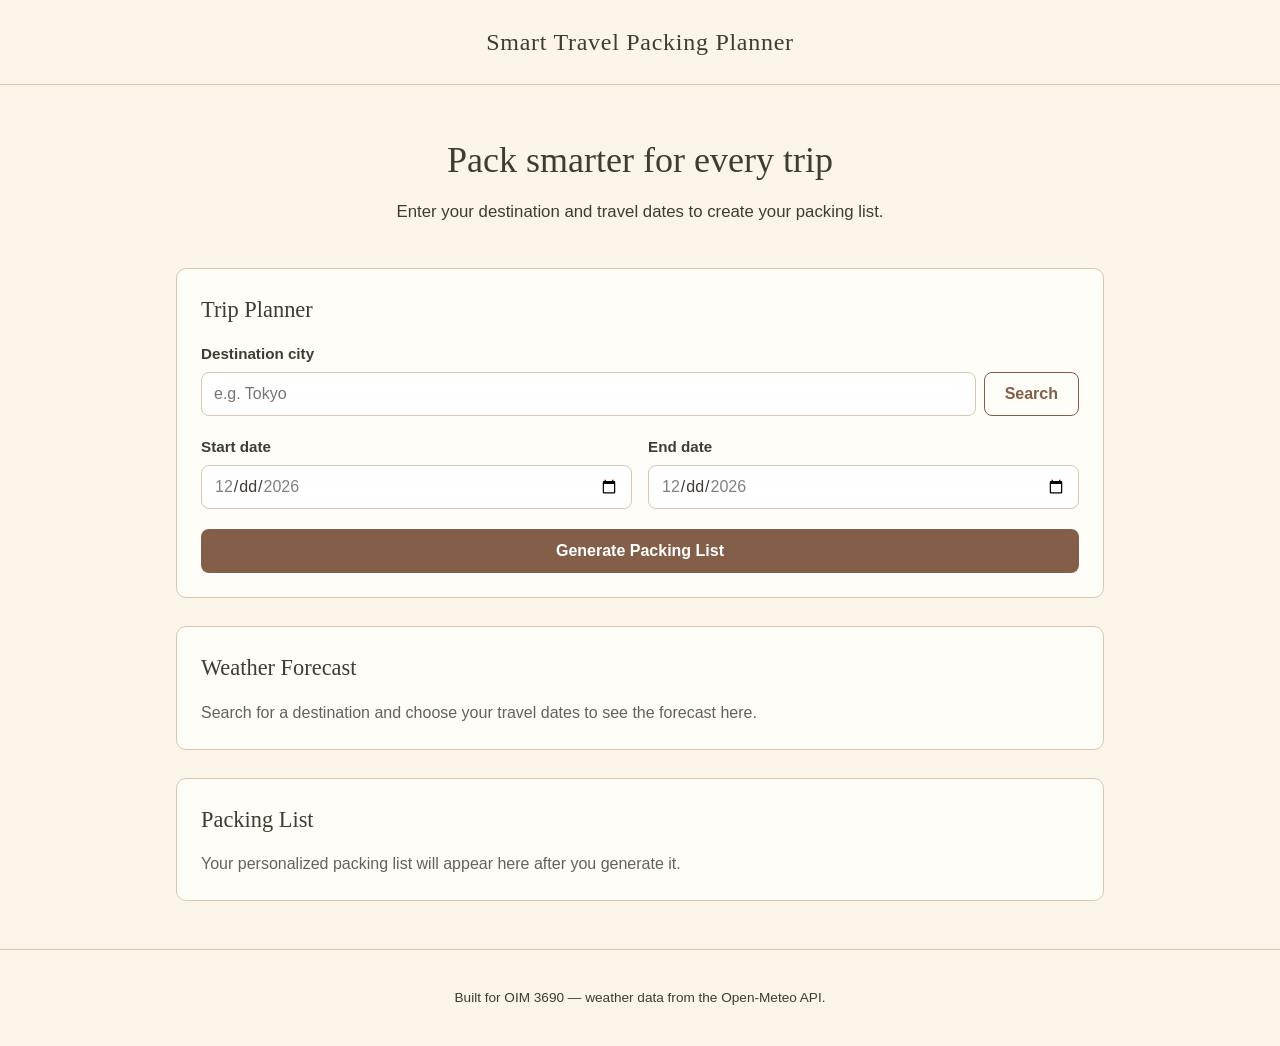
<file: index.html>
<!DOCTYPE html>
<html lang="en">
<head>
  <meta charset="UTF-8" />
  <meta name="viewport" content="width=device-width, initial-scale=1.0" />
  <title>Smart Travel Packing Planner</title>
  <link rel="stylesheet" href="css/styles.css" />
</head>
<body>
  <header class="site-header">
    <p class="wordmark">Smart Travel Packing Planner</p>
  </header>

  <main class="page">
    <section class="hero">
      <h1>Pack smarter for every trip</h1>
      <p class="hero-subtitle">
        Enter your destination and travel dates to create your packing list.
      </p>
    </section>

    <!-- Trip Planner Form: destination search + travel dates -->
    <section class="card" aria-labelledby="planner-heading">
      <h2 id="planner-heading">Trip Planner</h2>

      <form id="planner-form" novalidate>
        <div class="field">
          <label for="city-input">Destination city</label>
          <div class="search-row">
            <input
              type="text"
              id="city-input"
              name="city"
              placeholder="e.g. Tokyo"
              autocomplete="off"
            />
            <button type="button" id="search-button" class="btn btn-secondary">
              Search
            </button>
          </div>

          <!-- Loading / no-results / error messages for the city search -->
          <p id="city-search-status" class="status-message" role="status" aria-live="polite"></p>

          <ul id="city-results" class="city-results" hidden></ul>

          <p id="selected-city" class="selected-city" aria-live="polite"></p>
        </div>

        <div class="field-group">
          <div class="field">
            <label for="start-date">Start date</label>
            <input type="date" id="start-date" name="start-date" />
          </div>
          <div class="field">
            <label for="end-date">End date</label>
            <input type="date" id="end-date" name="end-date" />
          </div>
        </div>

        <!-- Invalid input / form-level messages -->
        <p id="form-message" class="status-message" role="alert" aria-live="assertive"></p>

        <button type="submit" class="btn btn-primary">Generate Packing List</button>
      </form>
    </section>

    <!-- Weather results section -->
    <section class="card" id="weather-section" aria-labelledby="weather-heading">
      <h2 id="weather-heading">Weather Forecast</h2>
      <div id="weather-content" aria-live="polite">
        <p class="placeholder-text">
          Search for a destination and choose your travel dates to see the forecast here.
        </p>
      </div>
    </section>

    <!-- Packing recommendations section -->
    <section class="card" id="packing-section" aria-labelledby="packing-heading">
      <h2 id="packing-heading">Packing List</h2>
      <div id="packing-content" aria-live="polite">
        <p class="placeholder-text">
          Your personalized packing list will appear here after you generate it.
        </p>
      </div>
    </section>
  </main>

  <footer class="site-footer">
    <p>Built for OIM 3690 &mdash; weather data from the Open-Meteo API.</p>
  </footer>

  <script src="js/script.js"></script>
</body>
</html>
</file>
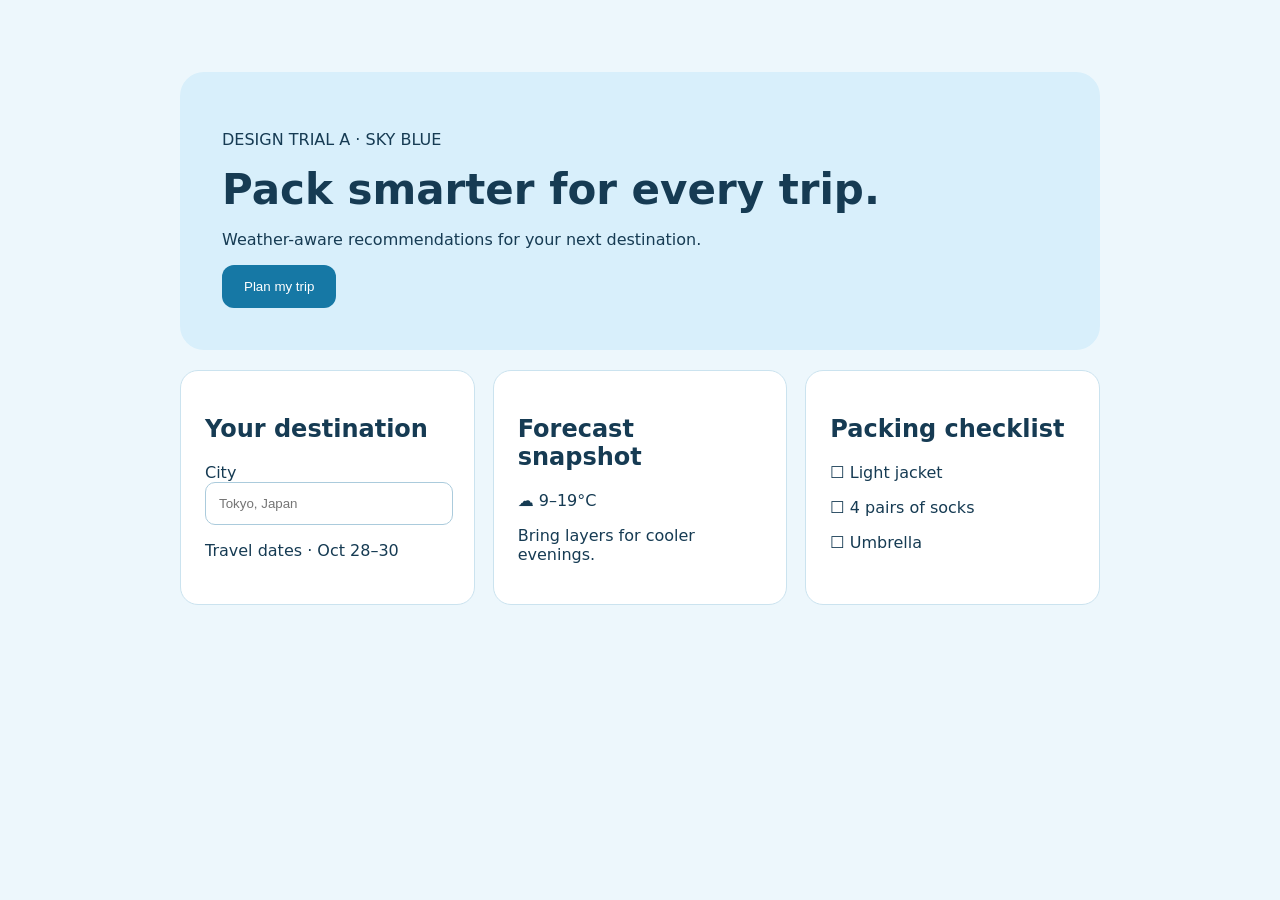
<file: design-trials/sky-blue.html>
<!doctype html><html lang="en"><meta charset="utf-8"><meta name="viewport" content="width=device-width,initial-scale=1"><title>Sky Blue Design Trial</title><style>body{margin:0;background:#edf7fc;color:#163b53;font:16px system-ui}main{max-width:920px;margin:48px auto;padding:24px}header{background:#d8effb;border-radius:24px;padding:42px}h1{font-size:42px;margin:0 0 12px}.grid{display:grid;grid-template-columns:repeat(auto-fit,minmax(240px,1fr));gap:18px;margin-top:20px}.card{background:white;border:1px solid #cbe3ef;border-radius:18px;padding:24px}button{background:#1678a5;color:white;border:0;border-radius:12px;padding:14px 22px}input{padding:13px;border:1px solid #abcbdc;border-radius:10px;width:90%}</style><main><header><p>DESIGN TRIAL A · SKY BLUE</p><h1>Pack smarter for every trip.</h1><p>Weather-aware recommendations for your next destination.</p><button>Plan my trip</button></header><section class="grid"><div class="card"><h2>Your destination</h2><label>City<input placeholder="Tokyo, Japan"></label><p>Travel dates · Oct 28–30</p></div><div class="card"><h2>Forecast snapshot</h2><p>☁️ 9–19°C</p><p>Bring layers for cooler evenings.</p></div><div class="card"><h2>Packing checklist</h2><p>☐ Light jacket</p><p>☐ 4 pairs of socks</p><p>☐ Umbrella</p></div></section></main></html>
</file>
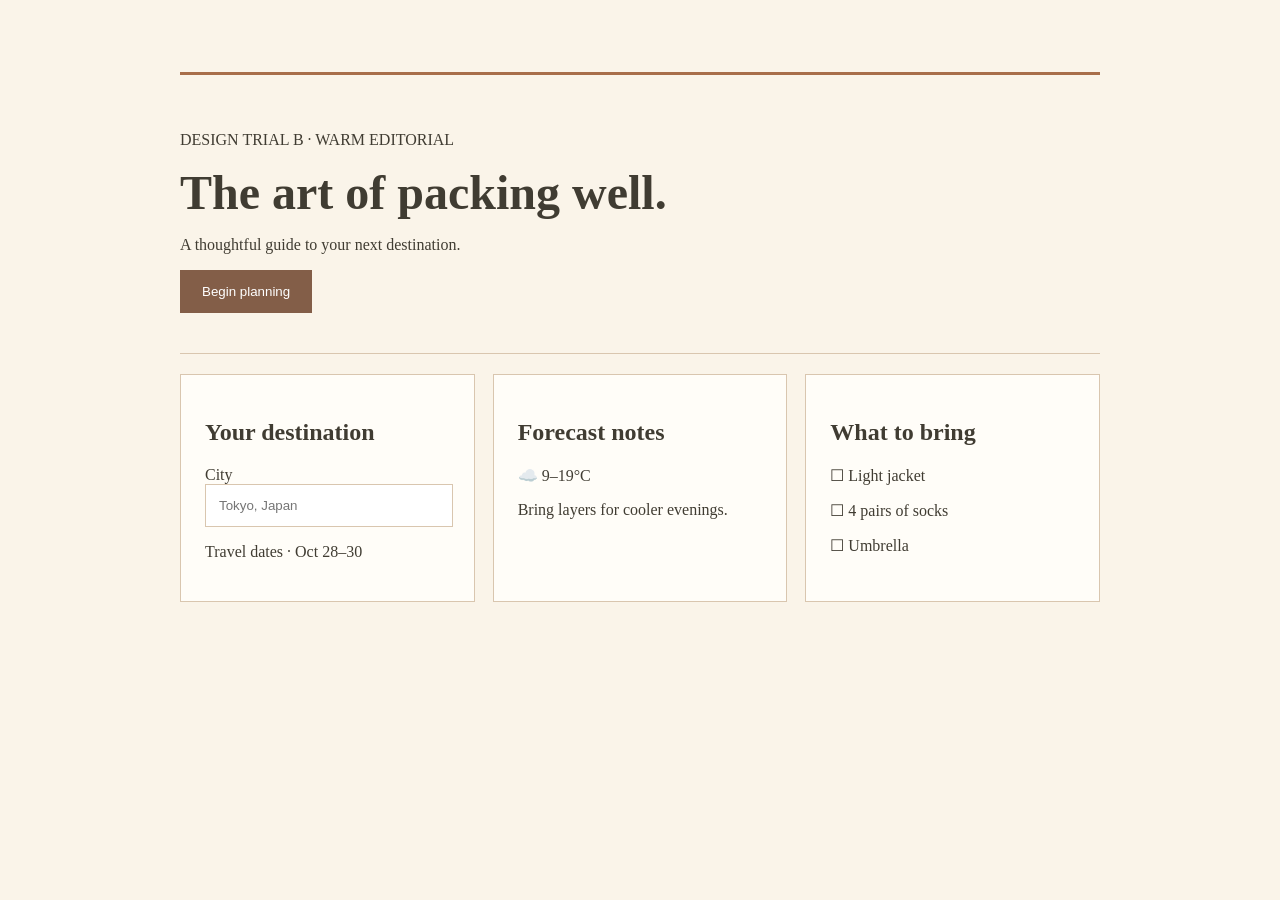
<file: design-trials/warm-editorial.html>
<!doctype html><html lang="en"><meta charset="utf-8"><meta name="viewport" content="width=device-width,initial-scale=1"><title>Warm Editorial Design Trial</title><style>body{margin:0;background:#faf4e9;color:#403c32;font:16px Georgia,serif}main{max-width:920px;margin:48px auto;padding:24px}header{border-top:3px solid #a86e4a;border-bottom:1px solid #d9c6af;padding:40px 0}h1{font-size:48px;margin:0 0 12px}.grid{display:grid;grid-template-columns:repeat(auto-fit,minmax(240px,1fr));gap:18px;margin-top:20px}.card{background:#fffdf8;border:1px solid #d9c6af;padding:24px}button{background:#835e48;color:white;border:0;padding:14px 22px}input{padding:13px;border:1px solid #d9c6af;width:90%}</style><main><header><p>DESIGN TRIAL B · WARM EDITORIAL</p><h1>The art of packing well.</h1><p>A thoughtful guide to your next destination.</p><button>Begin planning</button></header><section class="grid"><div class="card"><h2>Your destination</h2><label>City<input placeholder="Tokyo, Japan"></label><p>Travel dates · Oct 28–30</p></div><div class="card"><h2>Forecast notes</h2><p>☁️ 9–19°C</p><p>Bring layers for cooler evenings.</p></div><div class="card"><h2>What to bring</h2><p>☐ Light jacket</p><p>☐ 4 pairs of socks</p><p>☐ Umbrella</p></div></section></main></html>
</file>
<file: css/styles.css>
/* ==========================================================================
   Smart Travel Packing Planner
   Design direction: Option B - Warm Editorial (see DESIGN.md)
   ========================================================================== */

:root {
  --color-bg: #faf4e9;
  --color-card: #fffdf8;
  --color-text: #403c32;
  --color-button: #835e48;
  --color-button-hover: #6e4e3b;
  --color-accent: #a86e4a;
  --color-border: #d9c6af;
  --color-error: #a32929;
  --color-success: #276749;

  --font-heading: Georgia, "Times New Roman", serif;
  --font-body: -apple-system, BlinkMacSystemFont, "Segoe UI", Arial, sans-serif;
}

* {
  box-sizing: border-box;
}

body {
  margin: 0;
  background-color: var(--color-bg);
  color: var(--color-text);
  font-family: var(--font-body);
  line-height: 1.5;
}

h1,
h2,
h3 {
  font-family: var(--font-heading);
  font-weight: normal;
  color: var(--color-text);
}

/* Visible keyboard focus for accessibility (never rely on color alone) */
a:focus-visible,
button:focus-visible,
input:focus-visible {
  outline: 3px solid var(--color-accent);
  outline-offset: 2px;
}

/* ---------- Header ---------- */

.site-header {
  padding: 1.5rem 1rem;
  text-align: center;
  border-bottom: 1px solid var(--color-border);
}

.wordmark {
  margin: 0;
  font-family: var(--font-heading);
  font-size: 1.5rem;
  letter-spacing: 0.03em;
}

/* ---------- Page layout ---------- */

.page {
  max-width: 960px;
  margin: 0 auto;
  padding: 2rem 1rem 3rem;
  display: flex;
  flex-direction: column;
  gap: 1.75rem;
}

.hero {
  text-align: center;
  padding: 1rem 0.5rem;
}

.hero h1 {
  font-size: 2.25rem;
  margin: 0 0 0.75rem;
}

.hero-subtitle {
  font-size: 1.05rem;
  margin: 0;
}

/* ---------- Cards ---------- */

.card {
  background-color: var(--color-card);
  border: 1px solid var(--color-border);
  border-radius: 10px;
  padding: 1.5rem;
}

.card h2 {
  margin-top: 0;
  font-size: 1.4rem;
  margin-bottom: 1rem;
}

.placeholder-text {
  color: var(--color-text);
  opacity: 0.8;
  margin: 0;
}

/* ---------- Form ---------- */

#planner-form {
  display: flex;
  flex-direction: column;
  gap: 1.25rem;
}

.field {
  display: flex;
  flex-direction: column;
  gap: 0.4rem;
}

.field-group {
  display: flex;
  gap: 1rem;
  flex-wrap: wrap;
}

.field-group .field {
  flex: 1 1 200px;
}

label {
  font-weight: bold;
  font-size: 0.95rem;
}

input[type="text"],
input[type="date"] {
  min-height: 44px;
  padding: 0.5rem 0.75rem;
  border: 1px solid var(--color-border);
  border-radius: 8px;
  background-color: #fff;
  color: var(--color-text);
  font-family: var(--font-body);
  font-size: 1rem;
}

.search-row {
  display: flex;
  gap: 0.5rem;
}

.search-row input {
  flex: 1;
}

/* ---------- Buttons ---------- */

.btn {
  min-height: 44px;
  padding: 0.5rem 1.25rem;
  border-radius: 8px;
  border: 1px solid transparent;
  font-family: var(--font-body);
  font-size: 1rem;
  font-weight: bold;
  cursor: pointer;
}

.btn-primary {
  background-color: var(--color-button);
  color: #fff;
}

.btn-primary:hover {
  background-color: var(--color-button-hover);
}

.btn-secondary {
  background-color: var(--color-card);
  color: var(--color-button);
  border: 1px solid var(--color-button);
}

.btn-secondary:hover {
  background-color: var(--color-bg);
}

.btn:disabled {
  opacity: 0.6;
  cursor: not-allowed;
}

/* ---------- Status messages (loading / error / invalid input) ---------- */

.status-message {
  margin: 0;
  font-size: 0.95rem;
}

.status-message.loading {
  color: var(--color-text);
}

.status-message.error {
  color: var(--color-error);
  font-weight: bold;
}

.status-message.success {
  color: var(--color-success);
  font-weight: bold;
}

.status-message:empty {
  display: none;
}

/* ---------- City search results ---------- */

.city-results {
  list-style: none;
  margin: 0;
  padding: 0;
  border: 1px solid var(--color-border);
  border-radius: 8px;
  overflow: hidden;
}

.city-results li + li {
  border-top: 1px solid var(--color-border);
}

.city-result-btn {
  width: 100%;
  text-align: left;
  min-height: 44px;
  padding: 0.6rem 0.9rem;
  background-color: var(--color-card);
  border: none;
  color: var(--color-text);
  font-family: var(--font-body);
  font-size: 0.95rem;
  cursor: pointer;
}

.city-result-btn:hover {
  background-color: var(--color-bg);
}

.selected-city {
  margin: 0;
  font-size: 0.95rem;
  color: var(--color-success);
  font-weight: bold;
}

.selected-city:empty {
  display: none;
}

/* ---------- Weather Forecast section ---------- */

.city-photo {
  display: block;
  width: 100%;
  max-width: 320px;
  max-height: 200px;
  object-fit: cover;
  border: 1px solid var(--color-border);
  border-radius: 10px;
  margin-bottom: 0.75rem;
}

.trip-summary {
  font-size: 1.05rem;
  margin: 0 0 0.5rem;
}

.weather-note {
  font-size: 0.85rem;
  font-style: italic;
  opacity: 0.85;
  margin-top: 1rem;
}

.daily-list {
  list-style: none;
  margin: 0.75rem 0 0;
  padding: 0;
  display: grid;
  gap: 0.4rem;
}

.daily-list li {
  padding: 0.5rem 0.75rem;
  border: 1px solid var(--color-border);
  border-radius: 8px;
  background-color: var(--color-bg);
  font-size: 0.9rem;
}

/* ---------- Packing progress tracker ---------- */

.progress-wrap {
  margin-bottom: 1.5rem;
}

.progress-track {
  height: 14px;
  border-radius: 7px;
  background-color: var(--color-bg);
  border: 1px solid var(--color-border);
  overflow: hidden;
}

.progress-fill {
  height: 100%;
  background-color: var(--color-success);
  transition: width 0.2s ease;
}

.progress-text {
  margin: 0.5rem 0 0;
  font-weight: bold;
  font-size: 0.95rem;
}

/* ---------- Packing list categories and checklist ---------- */

.packing-category {
  margin-top: 1.25rem;
}

.packing-category h3 {
  font-size: 1.1rem;
  margin: 0 0 0.5rem;
  border-bottom: 1px solid var(--color-border);
  padding-bottom: 0.35rem;
}

.checklist {
  list-style: none;
  margin: 0;
  padding: 0;
  display: flex;
  flex-direction: column;
  gap: 0.35rem;
}

.checklist li label {
  display: flex;
  align-items: center;
  gap: 0.6rem;
  min-height: 44px;
  padding: 0.3rem 0.5rem;
  border-radius: 8px;
  font-weight: normal;
  cursor: pointer;
}

.checklist li label:hover {
  background-color: var(--color-bg);
}

.checklist input[type="checkbox"] {
  width: 20px;
  height: 20px;
  accent-color: var(--color-button);
  flex-shrink: 0;
}

/* ---------- Footer ---------- */

.site-footer {
  text-align: center;
  padding: 1.5rem 1rem;
  font-size: 0.85rem;
  border-top: 1px solid var(--color-border);
}

/* ---------- Responsive ---------- */

@media (max-width: 600px) {
  .hero h1 {
    font-size: 1.75rem;
  }

  .search-row {
    flex-direction: column;
  }

  .field-group {
    flex-direction: column;
  }
}
</file>
